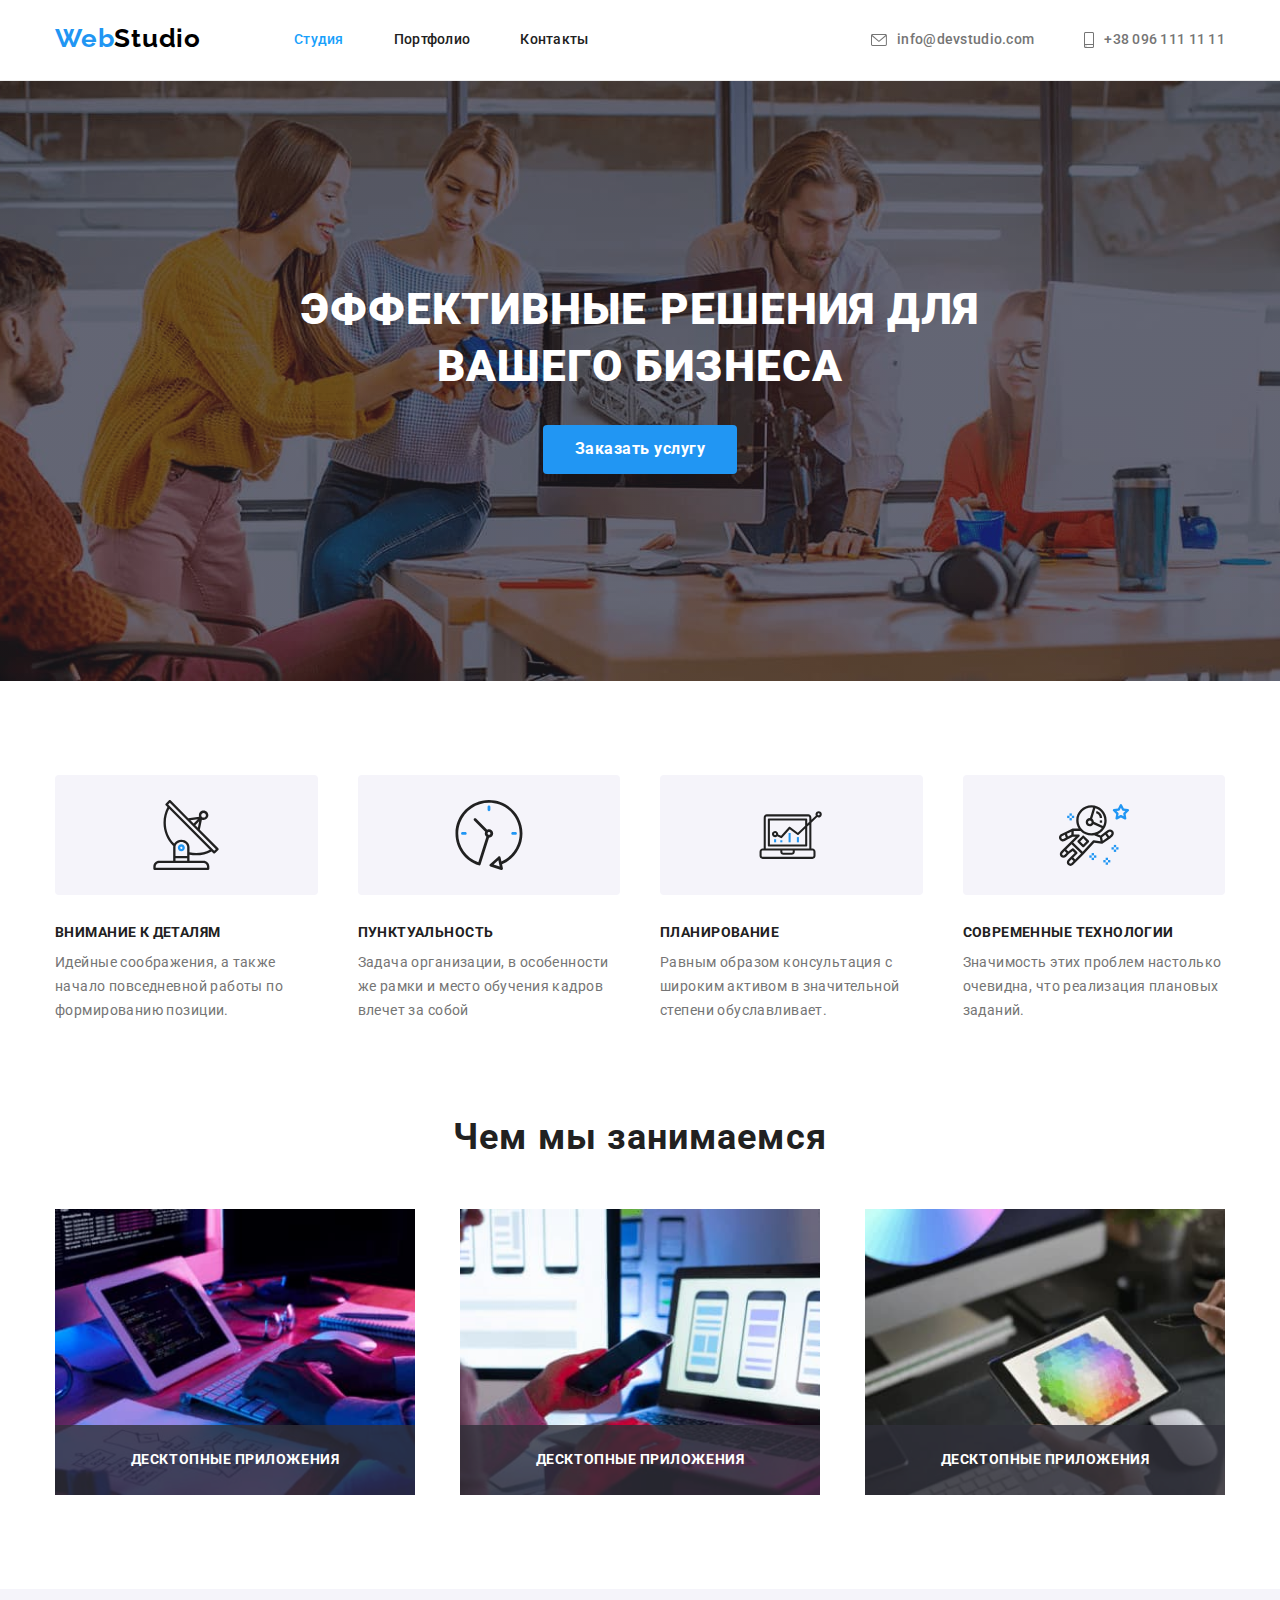
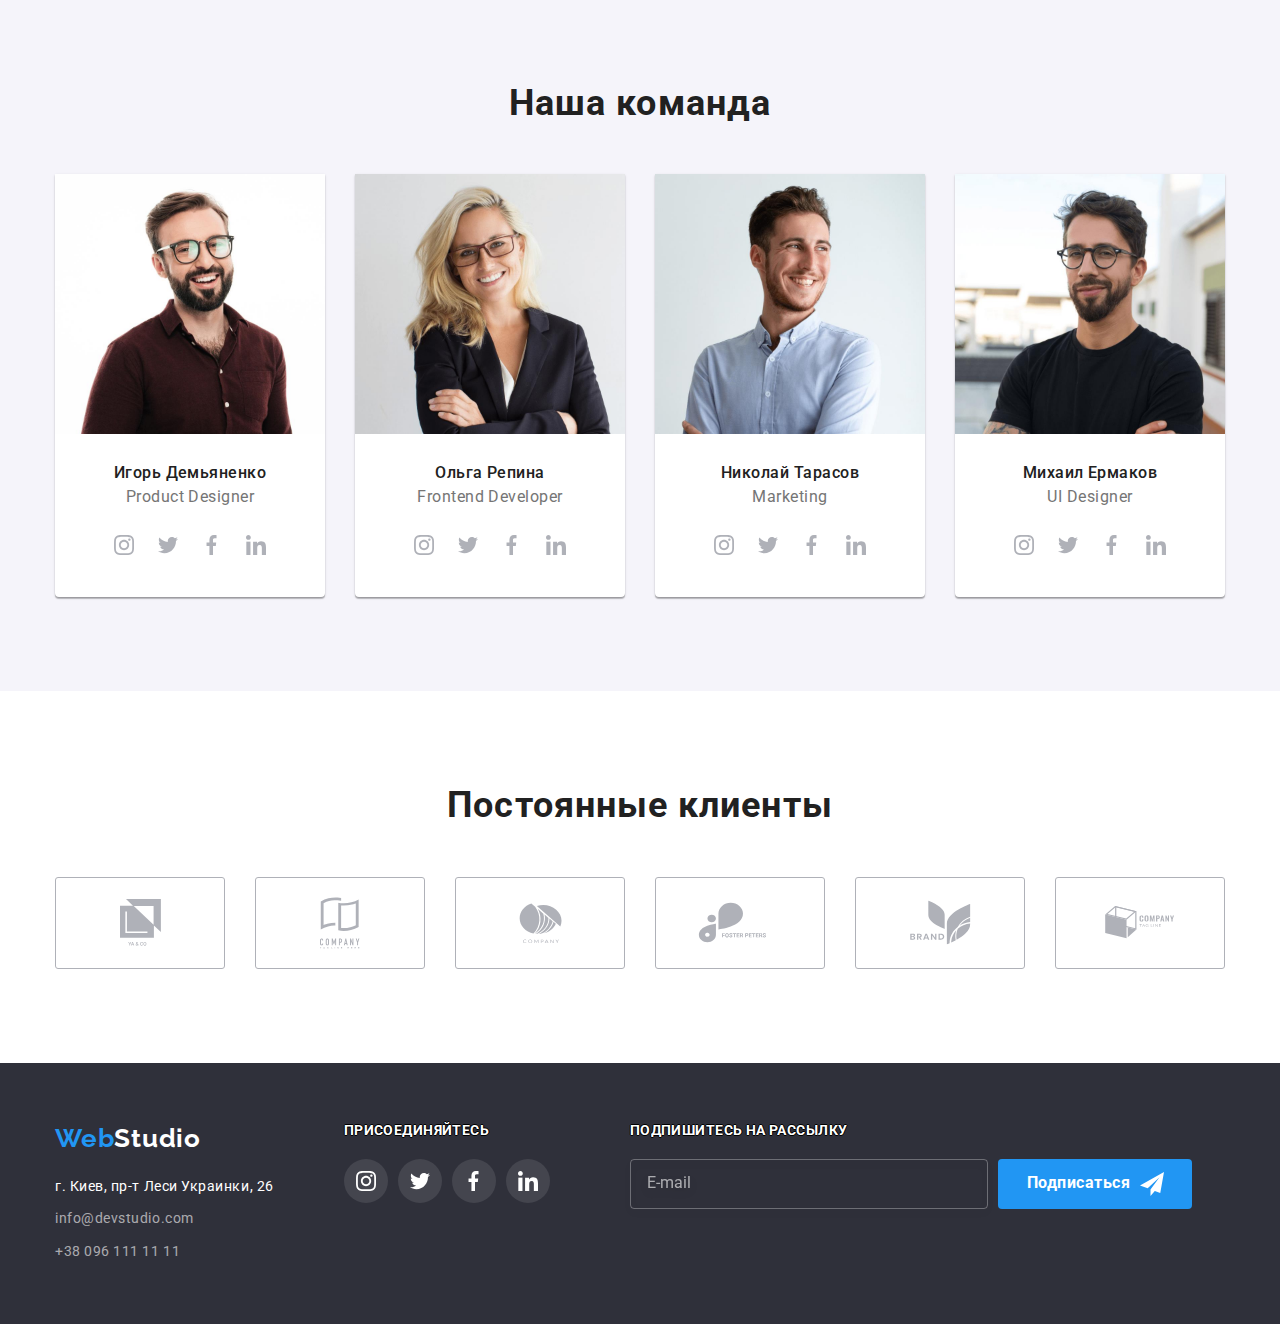
<file: index.html>
<!DOCTYPE html>
<html lang="ru">

<head>
  <meta charset="UTF-8" />
  <meta name="viewport" content="width=device-width, initial-scale=1.0" />
  <link rel="preconnect" href="https://fonts.googleapis.com">
  <link rel="preconnect" href="https://fonts.gstatic.com" crossorigin>
  <link
    href="https://fonts.googleapis.com/css2?family=Raleway:wght@700&family=Roboto:ital,wght@0,400;0,500;0,700;1,900&display=swap"
    rel="stylesheet">
  <link rel="stylesheet" href="https://cdnjs.cloudflare.com/ajax/libs/modern-normalize/1.1.0/modern-normalize.min.css"
    integrity="sha512-wpPYUAdjBVSE4KJnH1VR1HeZfpl1ub8YT/NKx4PuQ5NmX2tKuGu6U/JRp5y+Y8XG2tV+wKQpNHVUX03MfMFn9Q=="
    crossorigin="anonymous" referrerpolicy="no-referrer" />
  <link rel="stylesheet" href="css/style.css">
  <link rel="stylesheet" href="css/main.css">
  <title>Студия</title>
</head>

<body>
  <!-- Шапка сайта -->
  <header class="header">
    <div class="container container_flex">
        <nav class="header__nav">
          <!--Навігація на гол сторінку-->
          <a class="logo" href="index.html">Web<span class="logo-studio">Studio</span>
          </a>
          <!--Навігація на сторінки-->
          <ul class="nav-list">
            <li class="nav-list__item"><a class="nav-list__link nav-list__link_active" href="index.html">Студия</a></li>
            <li class="nav-list__item"><a class="nav-list__link" href="portfolio.html">Портфолио</a></li>
            <li class="nav-list__item"><a class="nav-list__link" href="">Контакты</a></li>
          </ul>
        </nav>
        <!--Контактна інформація-->
        <ul class="header__contacts">
          <li class="header__item">
            <a class="header__link" href="mailto:info@devstudio.com">
              <svg class="header__icon" width="16" height="12">
                <use href="./images/sprites/svg/sprite.svg#icon-mail"></use>
              </svg>
              info@devstudio.com</a>
          </li>
          <li class="header__item">
            <a class="header__link" href="tel:+380961111111">
              <svg class="header__icon" width="10" height="16">
                <use href="./images/sprites/svg/sprite.svg#icon-tel"></use>
              </svg>
              +38 096 111 11 11</a>
          </li>
        </ul>
    </div>
  </header>

  <main class="main">
    <!-- Секція заголовку -->
    <section class="hero">
      <h1 class="hero__title">Эффективные решения для вашего бизнеса</h1>
      <button class="hero__button btn" type="button" data-modal-open>Заказать услугу</button>
    </section>

    <!-- Опис переваг -->
    <section class="feature">
      <div class="container">
        <h2 class="section-title" hidden>Особенности</h2>
          <ul class="feature-list">
            <li class="feature-list__item">
              <div class="feature-list__tumb">
                <svg svg class="icon" width="70" height="70">
                  <use href="./images/sprites/svg/sprite.svg#icon-antenna"></use>
                </svg>
              </div>
              <h3 class="feature-list__title">Внимание к деталям</h3>
              <p class="feature-list__text">
                Идейные соображения, а также начало повседневной работы по формированию позиции.
              </p>
            </li>

            <li class="feature-list__item">
              <div class="feature-list__tumb">
                <svg class="icon" width="70" height="70">
                  <use href="./images/sprites/svg/sprite.svg#icon-clock"></use>
                </svg>
              </div>
              <h3 class="feature-list__title">Пунктуальность</h3>
              <p class="feature-list__text">
                Задача организации, в особенности же рамки и место обучения кадров влечет за собой
              </p>
            </li>

            <li class="feature-list__item">
              <div class="feature-list__tumb">
                <svg class="icon" width="70" height="70"">
                    <use href=" ./images/sprites/svg/sprite.svg#icon-diagram"></use>
                </svg>
              </div>
              <h3 class="feature-list__title">Планирование</h3>
              <p class="feature-list__text">
                Равным образом консультация с широким активом в значительной степени обуславливает.
              </p>
            </li>

            <li class="feature-list__item">
              <div class="feature-list__tumb">
                <svg class="icon" width="70" height="70">
                  <use href="./images/sprites/svg/sprite.svg#icon-astronaut"></use>
                </svg>
              </div>
              <h3 class="feature-list__title">Современные технологии</h3>
              <p class="feature-list__text">
                Значимость этих проблем настолько очевидна, что реализация плановых заданий.
              </p>
            </li>
          </ul>
        </div>
    </section>

    <!-- Опис занять -->
    <section class="narrative">
      <div class="container">
        <h2 class="narrative__head section-title">Чем мы занимаемся</h2>
        <ul class="narrative__list">
          <li class="narrative__list-item">
            <img class="image" src="./images/box/box1.jpg" alt="Робота з кодом" width="370" />
            <span class="description">Десктопные приложения</span>
          </li>
          <li class="narrative__list-item">
            <img class="image" src="./images/box/box2.jpg" alt="Робота з мобільним інтерфейсом" width="370" />
            <span class="description">Десктопные приложения</span>
          </li>
          <li class="narrative__list-item">
            <img class="image" src="./images/box/box3.jpg" alt="Робота з кольорами" width="370" />
            <span class="description">Десктопные приложения</span>
          </li>
        </ul>
      </div>
    </section>

    <!-- Опис команди -->
    <section class="team">
      <div class="team-section container">
        <h2 class="team__head section-title">Наша команда</h2>
          <ul class="team__list">

            <li class="team-item">
              <img class="team-item__image image" src="./images/team/img1.jpg" alt="Изображение Игоря Демьяненко"
                width="270" />
              <h3 class="team-item__text team-item__text_title-box">Игорь Демьяненко</h3>
              <p class="team-item__text team-item__text_subtitle-box">Product Designer</p>

              <ul class="social">
                <li class="social__item">
                  <a class="social__link" href="https://www.instagram.com/">
                    <svg class="social__icon icon" width="20" height="20">
                      <use href="./images/sprites/svg/sprite.svg#icon-inst"></use>
                    </svg>
                  </a>
                </li>
                <li class="social__item">
                  <a class="social__link" href="https://twitter.com/">
                    <svg class="social__icon icon" width="20" height="20">
                      <use href="./images/sprites/svg/sprite.svg#icon-tw"></use>
                    </svg>
                  </a>
                </li>
                <li class="social__item">
                  <a class="social__link" href="https://www.facebook.com/">
                    <svg class="social__icon icon" width="20" height="20">
                      <use href="./images/sprites/svg/sprite.svg#icon-facebook"></use>
                    </svg>
                  </a>
                </li>
                <li class="social__item">
                  <a class="social__link" href="https://www.linkedin.com/">
                    <svg class="social__icon icon" width="20" height="20">
                      <use href="./images/sprites/svg/sprite.svg#icon-ln"></use>
                    </svg>
                  </a>
                </li>
              </ul>
            </li>

            <li class="team-item">
              <img class="team-item__image image" src="./images/team/img2.jpg" alt="Изображение Ольги Репиной" width="270" />
              <h3 class="team-item__text team-item__text_title-box">Ольга Репина</h3>
              <p class="team-item__text team-item__text_subtitle-box">Frontend Developer</p>
              
              <ul class="social">
                <li class="social__item">
                  <a class="social__link" href="https://www.instagram.com/">
                    <svg class="social__icon icon" width="20" height="20">
                      <use href="./images/sprites/svg/sprite.svg#icon-inst"></use>
                    </svg>
                  </a>
                </li>
                <li class="social__item">
                  <a class="social__link" href="https://twitter.com/">
                    <svg class="social__icon icon" width="20" height="20">
                      <use href="./images/sprites/svg/sprite.svg#icon-tw"></use>
                    </svg>
                  </a>
                </li>
                <li class="social__item">
                  <a class="social__link" href="https://www.facebook.com/">
                    <svg class="social__icon icon" width="20" height="20">
                      <use href="./images/sprites/svg/sprite.svg#icon-facebook"></use>
                    </svg>
                  </a>
                </li>
                <li class="social__item">
                  <a class="social__link" href="https://www.linkedin.com/">
                    <svg class="social__icon icon" width="20" height="20">
                      <use href="./images/sprites/svg/sprite.svg#icon-ln"></use>
                    </svg>
                  </a>
                </li>
              </ul>
            </li>

            <li class="team-item">
              <img class="team-item__image image" src="./images/team/img3.jpg" alt="Изображение Николая Тарасова"
                width="270" />
              <h3 class="team-item__text team-item__text_title-box">Николай Тарасов</h3>
              <p class="team-item__text team-item__text_subtitle-box">Marketing</p>
              
              <ul class="social">
                <li class="social__item">
                  <a class="social__link" href="https://www.instagram.com/">
                    <svg class="social__icon icon" width="20" height="20">
                      <use href="./images/sprites/svg/sprite.svg#icon-inst"></use>
                    </svg>
                  </a>
                </li>
                <li class="social__item">
                  <a class="social__link" href="https://twitter.com/">
                    <svg class="social__icon icon" width="20" height="20">
                      <use href="./images/sprites/svg/sprite.svg#icon-tw"></use>
                    </svg>
                  </a>
                </li>
                <li class="social__item">
                  <a class="social__link" href="https://www.facebook.com/">
                    <svg class="social__icon icon" width="20" height="20">
                      <use href="./images/sprites/svg/sprite.svg#icon-facebook"></use>
                    </svg>
                  </a>
                </li>
                <li class="social__item">
                  <a class="social__link" href="https://www.linkedin.com/">
                    <svg class="social__icon icon" width="20" height="20">
                      <use href="./images/sprites/svg/sprite.svg#icon-ln"></use>
                    </svg>
                  </a>
                </li>
              </ul>
            </li>

            <li class="team-item">
              <img class="team-item__image image" src="./images/team/img4.jpg" alt="Изображение Михаила Ермакова"
                width="270" />
              <h3 class="team-item__text team-item__text_title-box">Михаил Ермаков</h3>
              <p class="team-item__text team-item__text_subtitle-box">UI Designer</p>

              <ul class="social">
                <li class="social__item social__item_primary">
                  <a class="social__link" href="https://www.instagram.com/">
                    <svg class="social__icon icon" width="20" height="20">
                      <use href="./images/sprites/svg/sprite.svg#icon-inst"></use>
                    </svg>
                  </a>
                </li>
                <li class="social__item">
                  <a class="social__link" href="https://twitter.com/">
                    <svg class="social__icon icon" width="20" height="20">
                      <use href="./images/sprites/svg/sprite.svg#icon-tw"></use>
                    </svg>
                  </a>
                </li>
                <li class="social__item">
                  <a class="social__link" href="https://www.facebook.com/">
                    <svg class="social__icon icon" width="20" height="20">
                      <use href="./images/sprites/svg/sprite.svg#icon-facebook"></use>
                    </svg>
                  </a>
                </li>
                <li class="social__item">
                  <a class="social__link" href="https://www.linkedin.com/">
                    <svg class="social__icon icon" width="20" height="20">
                      <use href="./images/sprites/svg/sprite.svg#icon-ln"></use>
                    </svg>
                  </a>
                </li>
              </ul>
            </li>
          </ul>
      </div>

    </section>
    <section class="client">
      <h2 class="client__head section-title">Постоянные клиенты</h2>
      <div class="container">
        <ul class="client-list">
          <li class="client-list__item">
            <svg class="client-list__icon" width="41" height="47">
              <use href="./images/sprites/svg/sprite.svg#icon-union" />
            </svg>
          </li>
          <li class="client-list__item">
            <svg class="client-list__icon" width="40" height="52">
              <use href="./images/sprites/svg/sprite.svg#icon-company-tag" />
            </svg>
          </li>
          <li class="client-list__item">
            <svg class="client-list__icon" width="43" height="42">
              <use href="./images/sprites/svg/sprite.svg#icon-company" />
            </svg>
          </li>
          <li class="client-list__item">
            <svg class="client-list__icon" width="85" height="41">
              <use href="./images/sprites/svg/sprite.svg#icon-foster" />
            </svg>
          </li>
          <li class="client-list__item">
            <svg class="client-list__icon" width="63" height="45">
              <use href="./images/sprites/svg/sprite.svg#icon-brand" />
            </svg>
          </li>
          <li class="client-list__item">
            <svg class="client-list__icon" width="94" height="44">
              <use href="./images/sprites/svg/sprite.svg#icon-tagline" />
            </svg>
          </li>
        </ul>
      </div>
    </section>
  </main>

  <!-- Футер -->
  <footer class="footer">
    <div class="container i">
      <ul class="footer-menu">
        <li><a class="logo" href="index.html">Web<span class="studio-logo_inversion">Studio</span></a></li>
        <li class="footer-menu__item"><address class="footer-menu__address">г. Киев, пр-т Леси Украинки, 26</address></li>
        <li class="footer-menu__item"><a class="footer-menu__link" href="mailto:info@devstudio.com">info@devstudio.com</a></li>
        <li class="footer-menu__item"><a class="footer-menu__link" href="tel:+380961111111">+38 096 111 11 11</a></li>
      </ul>

      <div class="footer-social">
        <span class="footer-social__title">Присоединяйтесь</span>

        <ul class="social">
          <li class="social__item social__item_inverse">
            <a class="social__link" href="https://www.instagram.com/">
              <svg class="social__icon social__icon_accent icon" width="20" height="20">
                <use href="./images/sprites/svg/sprite.svg#icon-inst"></use>
              </svg>
            </a>
          </li>
          <li class="social__item social__item_inverse">
            <a class="social__link" href="https://twitter.com/">
              <svg class="social__icon social__icon_accent icon" width="20" height="20">
                <use href="./images/sprites/svg/sprite.svg#icon-tw"></use>
              </svg>
            </a>
          </li>
          <li class="social__item social__item_inverse">
            <a class="social__link" href="https://www.facebook.com/">
              <svg class="social__icon social__icon_accent icon" width="20" height="20">
                <use href="./images/sprites/svg/sprite.svg#icon-facebook"></use>
              </svg>
            </a>
          </li>
          <li class="social__item social__item_inverse">
            <a class="social__link" href="https://www.linkedin.com/">
              <svg class="social__icon social__icon_accent icon" width="20" height="20">
                <use href="./images/sprites/svg/sprite.svg#icon-ln"></use>
              </svg>
            </a>
          </li>
        </ul>
      </li>
    </ul>
      </div>

      <div class="footer-social">
        <span class="footer-social__title">Подпишитесь на рассылку</span>
        <form class="footer-form" name="footer-form">
            <label class="footer-form__field"><input type="text" class="footer-form__letter-input" placeholder="E-mail" /></label>
            <button class="footer__button btn btn_send-icon" type="submit">Подписаться</button>
        </form>
      </div>
    </div>
  </footer>
  <!--backdrop-->
  <div class="backdrop is-hidden" data-modal>
    <div class="modal">
      <button class="modal__close" type="button" data-modal-close><span class="modal__icon">&#10005;</span></button>   
    
      <form class="form" action="" method="GET">
        <p class="form__title">Оставьте свои данные, мы вам перезвоним</p>
        
          <div class="form-field">
            <label class="form-field__input-text" for="name-input">Имя</label>
            <div class="wrapper">
              <input class="wrapper__input" type="text" name="user-name" id="name-input">
              <svg class="wrapper__icon" width="12" height="12">
                <use href="./images/sprites/svg/sprite.svg#icon-namemodal"></use>
              </svg>
            </div>
          </div>

          <div class="form-field">
            <label class="form-field__input-text" for="tel-input">Телефон</label>
            <div class="wrapper">
              <input class="wrapper__input" type="tel" id="tel-input" name="user-name" >
              <svg class="wrapper__icon" width="12" height="12">
                <use href="./images/sprites/svg/sprite.svg#icon-malmodal"></use>
              </svg>
            </div>
          </div>

          <div class="form-field">
            <label class="form-field__input-text" for="email-input">Почта</label>
            <div class="wrapper">
              <input class="wrapper__input" type="email" id="email-input" name="user-name">
              <svg class="wrapper__icon" width="12" height="12">
                <use href="./images/sprites/svg/sprite.svg#icon-telmodal"></use>
              </svg>
            </div>
          </div>

        <div class="form-field">
            <label for="comment" class="form-field__input-text">Комментарий</label>
            <div class="wrapper">
              <textarea class="wrapper__text" name="user-comment" id="comment" placeholder="Введите текст"></textarea>
            </div>
        </div>

        
        <div class="input-check">
          <input type="checkbox" class="input-check__box hidden" id="input-check">
          <label for="input-check" class="input-check__text">
            <div>
              <svg class="input-check__icon" width="11" height="8">
                <use href="./images/sprites/svg/sprite.svg#icon-Vector3"></use>
              </svg>
            </div> 
            <span class="policy">
              <p class="policy__text">Соглашаюсь с рассилкой и принимаю</p> 
              <span class="policy__icon">&nbsp;</span>
              <a class="policy__link" href="#">Условия договора</a>
            </span>
          </label>
        </div>
      <button class="form-button btn" type="submit">Отправить</button>
        
    </form> 
    
  </div>
  <!--js-->
  <script src="./js/modal.js"></script>
</body>

</html>
</file>
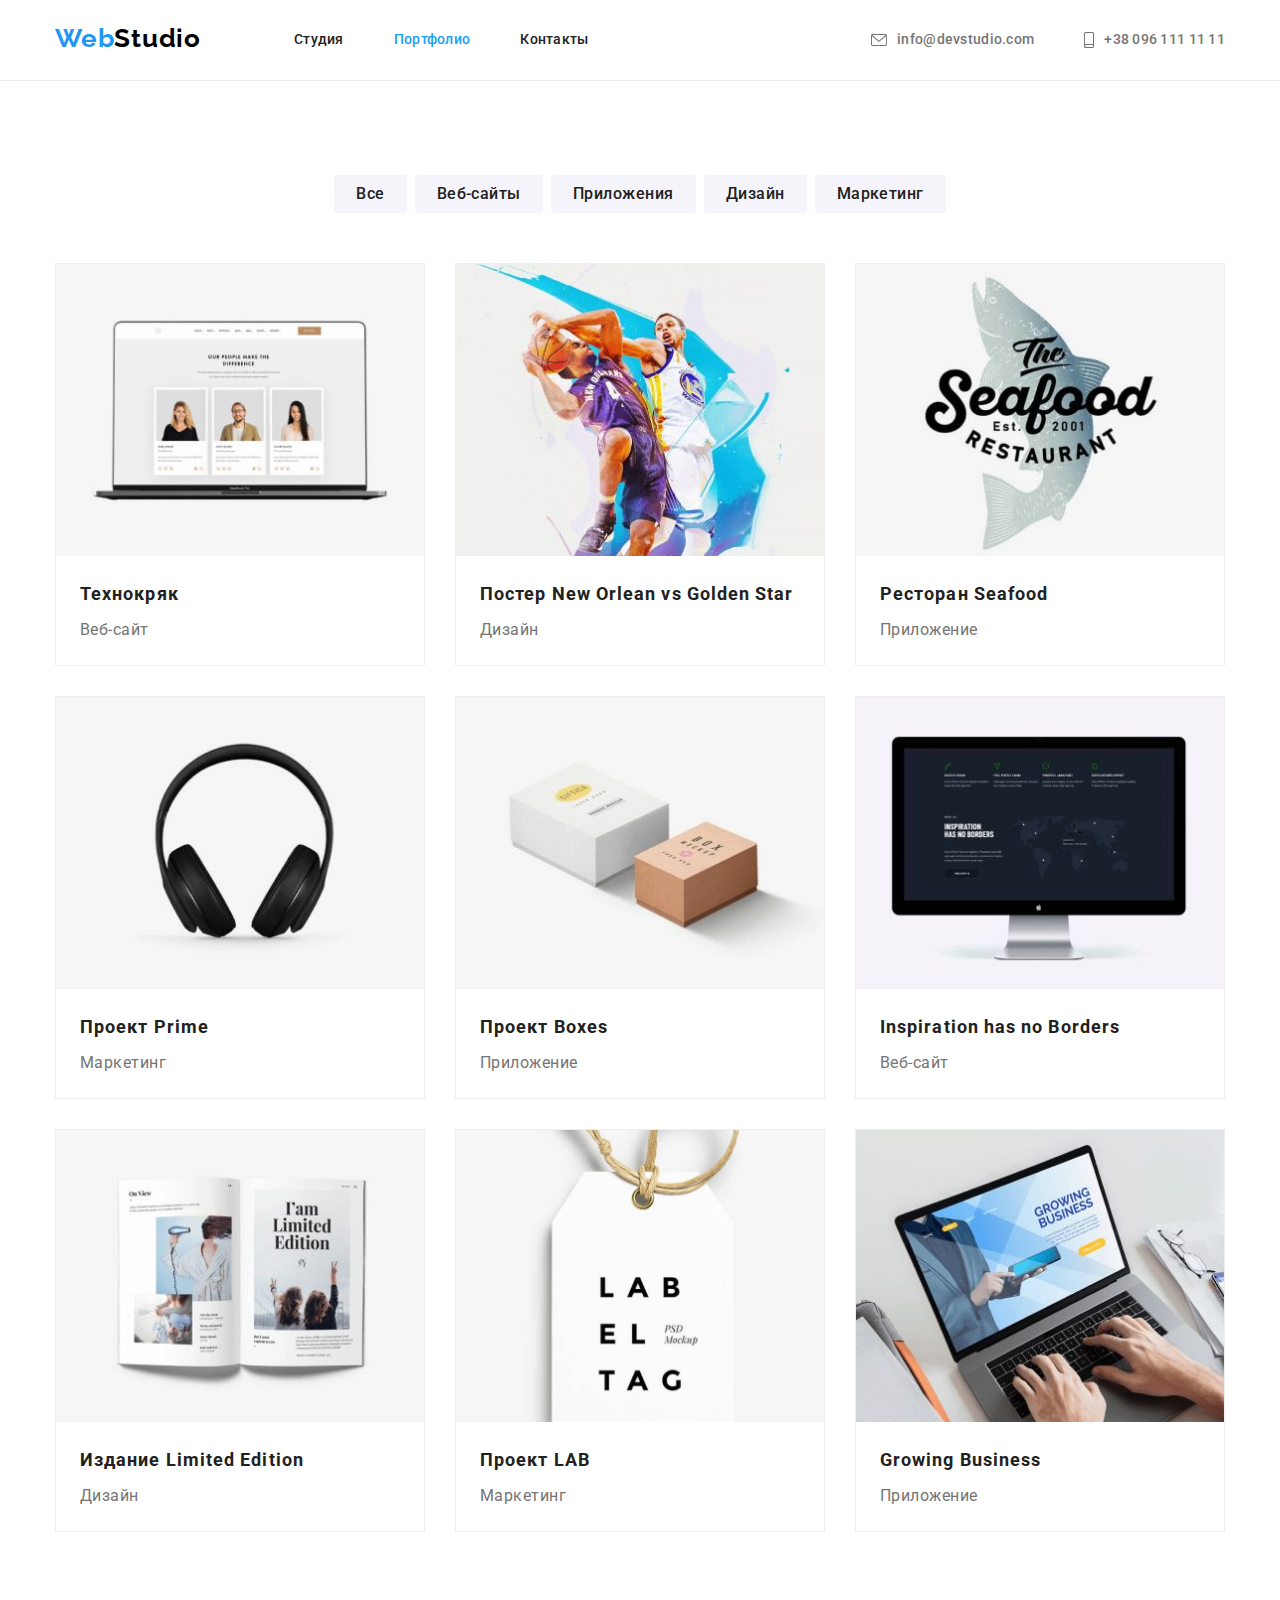
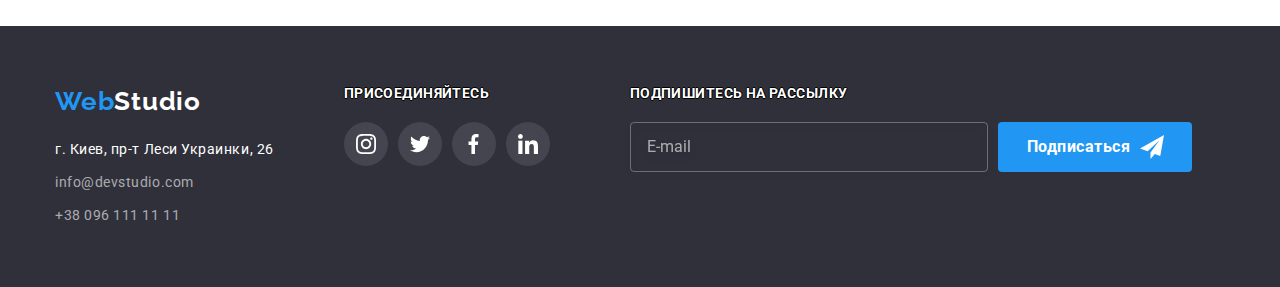
<file: portfolio.html>
<!DOCTYPE html>
<html lang="ru">

<head>
  <meta charset="UTF-8" />
  <meta name="viewport" content="width=device-width, initial-scale=1.0" />
  <link rel="preconnect" href="https://fonts.googleapis.com">
  <link rel="preconnect" href="https://fonts.gstatic.com" crossorigin>
  <link
    href="https://fonts.googleapis.com/css2?family=Raleway:wght@700&family=Roboto:ital,wght@0,400;0,500;0,700;1,900&display=swap"
    rel="stylesheet">
  <link rel="stylesheet" href="https://cdnjs.cloudflare.com/ajax/libs/modern-normalize/1.1.0/modern-normalize.min.css"
    integrity="sha512-wpPYUAdjBVSE4KJnH1VR1HeZfpl1ub8YT/NKx4PuQ5NmX2tKuGu6U/JRp5y+Y8XG2tV+wKQpNHVUX03MfMFn9Q=="
    crossorigin="anonymous" referrerpolicy="no-referrer" />
  <link rel="stylesheet" href="css/style.css">
  <link rel="stylesheet" href="css/main.css">
  <title>Портфолио</title>
</head>

<body>
  <!-- Шапка сайта -->
  <header class="header">
    <div class="container container_flex">
        <nav class="header__nav">
          <!--Навігація на гол сторінку-->
          <a class="logo" href="index.html">Web<span class="logo-studio">Studio</span>
          </a>
          <!--Навігація на сторінки-->
          <ul class="nav-list">
            <li class="nav-list__item"><a class="nav-list__link" href="index.html">Студия</a></li>
            <li class="nav-list__item"><a class="nav-list__link nav-list__link_active" href="portfolio.html">Портфолио</a></li>
            <li class="nav-list__item"><a class="nav-list__link" href="">Контакты</a></li>
          </ul>
        </nav>
        <!--Контактна інформація-->
        <ul class="header__contacts">
          <li class="header__item">
            <a class="header__link" href="mailto:info@devstudio.com">
              <svg class="header__icon" width="16" height="12">
                <use href="./images/sprites/svg/sprite.svg#icon-mail"></use>
              </svg>
              info@devstudio.com</a>
          </li>
          <li class="header__item">
            <a class="header__link" href="tel:+380961111111">
              <svg class="header__icon" width="10" height="16">
                <use href="./images/sprites/svg/sprite.svg#icon-tel"></use>
              </svg>
              +38 096 111 11 11</a>
          </li>
        </ul>
    </div>
  </header>

  <!--фільтр-->
  <section class="portfolio">
    <div class="container">
      <ul class="filter-list">
        <li class=filter-list__item"><button class="filter-list__button btn btn_filter " type="button">Все</button></li>
        <li class="filter-list__item"><button class="filter-list__button btn btn_filter " type="button">Веб-сайты</button></li>
        <li class="filter-list__item"><button class="filter-list__button btn btn_filter " type="button">Приложения</button></li>
        <li class="filter-list__item"><button class="filter-list__button btn btn_filter" type="button">Дизайн</button></li>
        <li class="filter-list__item"><button class="filter-list__button btn btn_filter" type="button">Маркетинг</button></li>
      </ul>

      <ul class="projects-list">
        <li class="projects-list__item">
            <a class="projects-description-tumb" href="#">
              <div class="projects-list__description">  
                <p>Технокряк это современная площадка распространения коронавируса. Компании используют эту платформу для цифрового шпионажа и атак на защищённые сервера конкурентов.</p>
              </div>  
              <img class="projects-list__image  image" src="./images/project/img1.jpg" alt="Изображение Игоря Демьяненко" width="370" />
            </a>
            <div>
              <h3 class="projects-list__title">Технокряк</h3>
              <p class="projects-list__text">Веб-сайт</p>
            </div>
        </li>

        <li class="projects-list__item">
          <a class="projects-description-tumb" href="#">
            <div class="projects-list__description">  
              <p>Технокряк это современная площадка распространения коронавируса. Компании используют эту платформу для цифрового шпионажа и атак на защищённые сервера конкурентов.</p>
            </div>  
            <img class="projects-list__image image" src="./images/project/img2.jpg" alt="Изображение Ольги Репиной" width="370" />
          </a>
          <div>
            <h3 class="projects-list__title">Постер New Orlean vs Golden Star</h3>
            <p class="projects-list__text">Дизайн</p>
          </div>
        </li>

        <li class="projects-list__item">
          <a class="projects-description-tumb" href="#">
            <div class="projects-list__description">  
              <p>Технокряк это современная площадка распространения коронавируса. Компании используют эту платформу для цифрового шпионажа и атак на защищённые сервера конкурентов.</p>
            </div>  
            <img class="projects-list__image image" src="./images/project/img3.jpg" alt="Изображение Николая Тарасова" width="370" />
          </a>
          <div>
            <h3 class="projects-list__title">Ресторан Seafood</h3>
            <p class="projects-list__text">Приложение</p>
          </div>
        </li>
        <li class="projects-list__item">
          <a class="projects-description-tumb" href="#">
            <div class="projects-list__description">  
              <p>Технокряк это современная площадка распространения коронавируса. Компании используют эту платформу для цифрового шпионажа и атак на защищённые сервера конкурентов.</p>
            </div>  
            <img class="projects-list__image image" src="./images/project/img4.jpg" alt="Изображение Михаила Ермакова" width="370" />
          </a>
          <div>
            <h3 class="projects-list__title">Проект Prime</h3>
            <p class="projects-list__text">Маркетинг</p>
          </div>
        </li>
        <li class="projects-list__item">
          <a class="projects-description-tumb" href="#">
            <div class="projects-list__description">  
              <p>Технокряк это современная площадка распространения коронавируса. Компании используют эту платформу для цифрового шпионажа и атак на защищённые сервера конкурентов.</p>
            </div>  
            <img class="projects-list__image image" src="./images/project/img5.jpg" alt="Изображение Михаила Ермакова" width="370" />
          </a>
          <div>
            <h3 class="projects-list__title">Проект Boxes</h3>
            <p class="projects-list__text">Приложение</p>
          </div>
        </li>
        <li class="projects-list__item">
          <a class="projects-description-tumb" href="#">
            <div class="projects-list__description">  
              <p>Технокряк это современная площадка распространения коронавируса. Компании используют эту платформу для цифрового шпионажа и атак на защищённые сервера конкурентов.</p>
            </div>  
            <img class="projects-list__image image" src="./images/project/img6.jpg" alt="Изображение Михаила Ермакова" width="370" />
          </a>
          <div>
            <h3 class="projects-list__title">Inspiration has no Borders</h3>
            <p class="projects-list__text">Веб-сайт</p>
          </div>
        </li>
        <li class="projects-list__item">
          <a class="projects-description-tumb" href="#">
            <div class="projects-list__description">  
              <p>Технокряк это современная площадка распространения коронавируса. Компании используют эту платформу для цифрового шпионажа и атак на защищённые сервера конкурентов.</p>
            </div> 
            <img class="projects-list__image image" src="./images/project/img7.jpg" alt="Изображение Михаила Ермакова" width="370" />
          </a>
          <div>
            <h3 class="projects-list__title">Издание Limited Edition</h3>
            <p class="projects-list__text">Дизайн</p>
          </div>
        </li>
        <li class="projects-list__item">
          <a class="projects-description-tumb" href="#">
            <div class="projects-list__description">  
              <p>Технокряк это современная площадка распространения коронавируса. Компании используют эту платформу для цифрового шпионажа и атак на защищённые сервера конкурентов.</p>
            </div>  
            <img class="projects-list__image image" src="./images/project/img8.jpg" alt="Изображение Михаила Ермакова" width="370" />
          </a>
          <div>
            <h3 class="projects-list__title">Проект LAB</h3>
            <p class="projects-list__text">Маркетинг</p>
          </div>
        </li>
        <li class="projects-list__item">
          <a class="projects-description-tumb" href="#">
            <div class="projects-list__description">  
              <p>Технокряк это современная площадка распространения коронавируса. Компании используют эту платформу для цифрового шпионажа и атак на защищённые сервера конкурентов.</p>
            </div>  
            <img class="projects-list__image image" src="./images/project/img9.jpg" alt="Изображение Михаила Ермакова" width="370" />
          </a>
          <div>
            <h3 class="projects-list__title">Growing Business</h3>
            <p class="projects-list__text">Приложение</p>
          </div>
        </li>
      </ul>
    </div>
  </section>
  </main>

  <!-- Футер -->
  <footer class="footer">
    <div class="container i">
      <ul class="footer-menu">
        <li><a class="logo" href="index.html">Web<span class="studio-logo_inversion">Studio</span></a></li>
        <li class="footer-menu__item"><address class="footer-menu__address">г. Киев, пр-т Леси Украинки, 26</address></li>
        <li class="footer-menu__item"><a class="footer-menu__link" href="mailto:info@devstudio.com">info@devstudio.com</a></li>
        <li class="footer-menu__item"><a class="footer-menu__link" href="tel:+380961111111">+38 096 111 11 11</a></li>
      </ul>

      <div class="footer-social">
        <span class="footer-social__title">Присоединяйтесь</span>

        <ul class="social">
          <li class="social__item social__item_inverse">
            <a class="social__link" href="https://www.instagram.com/">
              <svg class="social__icon social__icon_accent icon" width="20" height="20">
                <use href="./images/sprites/svg/sprite.svg#icon-inst"></use>
              </svg>
            </a>
          </li>
          <li class="social__item social__item_inverse">
            <a class="social__link" href="https://twitter.com/">
              <svg class="social__icon social__icon_accent icon" width="20" height="20">
                <use href="./images/sprites/svg/sprite.svg#icon-tw"></use>
              </svg>
            </a>
          </li>
          <li class="social__item social__item_inverse">
            <a class="social__link" href="https://www.facebook.com/">
              <svg class="social__icon social__icon_accent icon" width="20" height="20">
                <use href="./images/sprites/svg/sprite.svg#icon-facebook"></use>
              </svg>
            </a>
          </li>
          <li class="social__item social__item_inverse">
            <a class="social__link" href="https://www.linkedin.com/">
              <svg class="social__icon social__icon_accent icon" width="20" height="20">
                <use href="./images/sprites/svg/sprite.svg#icon-ln"></use>
              </svg>
            </a>
          </li>
        </ul>
      </li>
    </ul>
      </div>

      <div class="footer-social">
        <span class="footer-social__title">Подпишитесь на рассылку</span>
        <form class="footer-form" name="footer-form">
            <label class="footer-form__field"><input type="text" class="footer-form__letter-input" placeholder="E-mail" /></label>
            <button class="footer__button btn btn_send-icon" type="submit">Подписаться</button>
          </form>
      </div>
    </div>
  </footer>
</body>

</html>
</file>
<file: css/style.css>
/*Global*/

/*Плагіни*/

/*Флекс контейнер*/

/*Заголовок*/
/*лого*/


/*кнопка*/

/*Іконка*/
/*image*/

/*hidden*/


/*Хедер*/


/*FOOTER*/



/*------------------------Studio_____________STUDIO_____________Studio*

/*Section-HEAD*/

/*Section-Feature*/


/*Section-narrative*/




/*Section-team*/

/**/

/*Client-section*/

/*--------------------Portfolio__________PORTFOLIO__________Portfolio*

/*Section-Filter*/

/*Section-Projects*/

/*--------------------Modal__________ModalWindow__________Model*/



/*Form*/
</file>
<file: css/main.css>
* {
  padding: 0;
  margin: 0;
  border: 0;
}

*,
*:before,
*:after {
  -webkit-box-sizing: border-box;
  box-sizing: border-box;
}

:focus,
:active {
  outline: none;
}

a:focus,
a:active {
  outline: none;
}

nav,
footer,
header,
aside {
  display: block;
}

html,
body {
  height: 100%;
  width: 100%;
  font-size: 100%;
  line-height: 1;
  font-size: 14px;
  -ms-text-size-adjust: 100%;
  -moz-text-size-adjust: 100%;
  -webkit-text-size-adjust: 100%;
}

input,
button,
textarea {
  font-family: inherit;
}

input::-ms-clear {
  display: none;
}

button {
  text-decoration: none;
}

button {
  cursor: pointer;
}

button::-moz-focus-inner {
  padding: 0;
  border: 0;
}

a, a:visited {
  text-decoration: none;
}

a:hover {
  text-decoration: none;
}

ul,
li {
  list-style: none;
}

img {
  vertical-align: top;
}

h1,
h2,
h3,
h4,
h5,
h6 {
  font-size: inherit;
  font-weight: inherit;
}

body {
  background-color: var(--primary-background-color);
  color: var(--title-text-color);
  font-family: var(--basic-side-found), sans-serif;
  letter-spacing: 0.03em;
  font-size: 18px;
  line-height: 1.67;
}

.logo {
  font-family: var(--logo-found);
  font-weight: 700;
  font-size: 26px;
  line-height: 1.19;
  letter-spacing: 0.03em;
  cursor: pointer;
  padding-top: 23px;
  padding-bottom: 25px;
  color: var(--logo-color);
}

.logo-studio {
  color: var(--header-logo-color);
}

.studio-logo_inversion {
  color: white;
}

.container {
  width: 1200px;
  margin-left: auto;
  margin-right: auto;
  padding-left: 15px;
  padding-right: 15px;
}

.container_flex {
  display: -webkit-box;
  display: -ms-flexbox;
  display: flex;
  -webkit-box-align: center;
      -ms-flex-align: center;
          align-items: center;
  -webkit-box-pack: justify;
      -ms-flex-pack: justify;
          justify-content: space-between;
}

.section-title {
  text-align: center;
  font-weight: 700;
  font-size: 36px;
  line-height: 1.16;
  letter-spacing: 0.03em;
}

.description {
  cursor: pointer;
  /*position*/
  padding: 27px 0;
  position: absolute;
  bottom: 0;
  left: 0;
  /*text position*/
  text-align: center;
  width: 100%;
  /*text*/
  font-weight: 700;
  font-size: 14px;
  line-height: 1.14;
  text-transform: uppercase;
  color: var(--white-color);
  background-color: rgba(47, 48, 58, 0.8);
}

.backdrop {
  position: fixed;
  top: 0;
  left: 0;
  width: 100%;
  height: 100%;
  background-color: rgba(0, 0, 0, 0.2);
  opacity: 1;
}

.backdrop.is-hidden {
  opacity: 0;
  pointer-events: none;
  -webkit-transition: opacity 250ms var(--timing-function);
  transition: opacity 250ms var(--timing-function);
}

.modal {
  position: absolute;
  top: 50%;
  left: 50%;
  min-width: 528px;
  min-height: 581px;
  padding: 40px;
  background-color: #fff;
  border-radius: 4px;
  -webkit-transform: translate(-50%, -50%) scale(1);
          transform: translate(-50%, -50%) scale(1);
  -webkit-transition: -webkit-transform 550ms var(--timing-function);
  transition: -webkit-transform 550ms var(--timing-function);
  transition: transform 550ms var(--timing-function);
  transition: transform 550ms var(--timing-function), -webkit-transform 550ms var(--timing-function);
}

.modal__close {
  cursor: pointer;
  position: absolute;
  top: 8px;
  right: 8px;
  width: 30px;
  height: 30px;
  border-radius: 50%;
  background-color: #fff;
  border: 1px solid rgba(0, 0, 0, 0.1);
}

.modal__close:hover {
  color: var(--button-background-color);
  -webkit-box-shadow: 0 0 3px rgba(0, 0, 0, 0.3);
          box-shadow: 0 0 3px rgba(0, 0, 0, 0.3);
  border-color: var(--hover-color);
}

.modal__icon {
  width: 11px;
  height: 11px;
}

.backdrop.is-hidden .modal {
  -webkit-transform: translate(0%, -100%) scale(0.2);
          transform: translate(0%, -100%) scale(0.2);
  -webkit-transition: -webkit-transform 550ms var(--timing-function);
  transition: -webkit-transform 550ms var(--timing-function);
  transition: transform 550ms var(--timing-function);
  transition: transform 550ms var(--timing-function), -webkit-transform 550ms var(--timing-function);
}

.form {
  display: inline-block;
}

.form__title {
  font-weight: 700;
  font-size: 20px;
  line-height: 1.15px;
  text-align: center;
  color: var(--title-text-color);
  margin: 26px 15px;
}

.form-field {
  margin-bottom: 10px;
}

.form-field__input-text {
  font-size: 12px;
  margin-bottom: 4px;
  display: block;
}

.wrapper {
  position: relative;
}

.wrapper__input {
  width: 100%;
  height: 40px;
  padding: 14px 14px 14px 42px;
  border-radius: 4px;
  border: 1px solid var(--social-svg-color);
  padding-left: 40px;
  outline: none;
}

.wrapper__icon {
  position: absolute;
  left: 10px;
  top: 50%;
  -webkit-transform: translateY(-50%);
          transform: translateY(-50%);
}

.wrapper__text {
  width: 100%;
  height: 120px;
  border-radius: 4px;
  border: 1px solid var(--social-svg-color);
  padding: 15px;
  resize: none;
}

.wrapper__input:focus, .wrapper__text:focus {
  border-color: var(--hover-color);
}

.wrapper__input:focus + .wrapper__icon {
  fill: var(--hover-color);
}

.wrapper__input::-webkit-input-placeholder, .wrapper__text::-webkit-input-placeholder {
  font-size: 14px;
  color: rgba(117, 117, 117, 0.5);
  line-height: 16px;
  letter-spacing: 0.01em;
}

.wrapper__input:-ms-input-placeholder, .wrapper__text:-ms-input-placeholder {
  font-size: 14px;
  color: rgba(117, 117, 117, 0.5);
  line-height: 16px;
  letter-spacing: 0.01em;
}

.wrapper__input::-ms-input-placeholder, .wrapper__text::-ms-input-placeholder {
  font-size: 14px;
  color: rgba(117, 117, 117, 0.5);
  line-height: 16px;
  letter-spacing: 0.01em;
}

.wrapper__input::placeholder, .wrapper__text::placeholder {
  font-size: 14px;
  color: rgba(117, 117, 117, 0.5);
  line-height: 16px;
  letter-spacing: 0.01em;
}

.input-check__text {
  cursor: pointer;
  display: -webkit-box;
  display: -ms-flexbox;
  display: flex;
  -webkit-box-align: center;
      -ms-flex-align: center;
          align-items: center;
}

.input-check__text div {
  display: -webkit-box;
  display: -ms-flexbox;
  display: flex;
  -webkit-box-align: center;
      -ms-flex-align: center;
          align-items: center;
  -webkit-box-pack: center;
      -ms-flex-pack: center;
          justify-content: center;
  margin: 0 auto;
  width: 16px;
  height: 16px;
  border: 2px solid #090b13;
  border-radius: 2px;
  margin-right: 7px;
}

.input-check__box:checked + .input-check__text div {
  background-color: #18a0fb;
  border: none;
}

.input-check__icon {
  fill: #ffffff;
}

.policy {
  display: -webkit-inline-box;
  display: -ms-inline-flexbox;
  display: inline-flex;
  -webkit-box-align: center;
      -ms-flex-align: center;
          align-items: center;
  -webkit-box-pack: justify;
      -ms-flex-pack: justify;
          justify-content: space-between;
  margin-right: auto;
}

.policy__text {
  font-size: 14px;
  line-height: 1.71;
  cursor: pointer;
  color: #757575;
}

.policy__link {
  font-size: 14px;
  line-height: 1.71;
  color: var(--hover-color);
  text-decoration: underline;
}

.policy__icon {
  text-decoration: none;
}

.form-button {
  display: block;
  margin: 0 auto;
  margin-top: 30px;
  padding: 10px 55px;
}

.social {
  display: -webkit-box;
  display: -ms-flexbox;
  display: flex;
  -webkit-box-pack: center;
      -ms-flex-pack: center;
          justify-content: center;
}

.social__item {
  cursor: pointer;
  display: -webkit-box;
  display: -ms-flexbox;
  display: flex;
  -webkit-box-align: center;
      -ms-flex-align: center;
          align-items: center;
  width: 44px;
  height: 44px;
  border-radius: 50%;
}

.social__link {
  margin: 0 auto;
  fill: var(--social-svg-color);
}

.social__item:hover, .social__item:focus {
  background-color: var(--button-background-color);
  -webkit-transition: background-color 300ms var(--timing-function);
  transition: background-color 300ms var(--timing-function);
}

.social__item:hover .social__link,
.social__item:focus .social__link {
  fill: #fff;
  -webkit-transition: fill 250ms var(--timing-function);
  transition: fill 250ms var(--timing-function);
}

.social__item_primary {
  background-color: #fff;
}

.social__item_inverse {
  margin: 0 10px 0 0;
  background-color: rgba(255, 255, 255, 0.1);
}

.social__icon_accent {
  fill: #fff;
}

.btn {
  cursor: pointer;
  font-weight: 700;
  font-size: 16px;
  line-height: 1.8;
  letter-spacing: 0.03em;
  padding: 10px 32px 10px 32px;
  border-radius: 4px;
  background-color: var(--button-background-color);
  color: var(--white-color);
}

.btn:hover, .btn:focus {
  color: var(--white-color);
  background-color: #188ce8;
  -webkit-transition: color 250ms var(--timing-function), background-color 250ms var(--timing-function), -webkit-transform 250ms var(--timing-function);
  transition: color 250ms var(--timing-function), background-color 250ms var(--timing-function), -webkit-transform 250ms var(--timing-function);
  transition: color 250ms var(--timing-function), background-color 250ms var(--timing-function), transform 250ms var(--timing-function);
  transition: color 250ms var(--timing-function), background-color 250ms var(--timing-function), transform 250ms var(--timing-function), -webkit-transform 250ms var(--timing-function);
}

.btn_send-icon {
  position: relative;
  padding: 10px 62px 10px 29px;
}

.btn_send-icon:after {
  content: '';
  position: absolute;
  top: 50%;
  right: 28px;
  width: 24px;
  height: 24px;
  -webkit-transform: translateY(-50%);
          transform: translateY(-50%);
  background-image: url("../images/sprites/svg/send.svg");
}

.btn_filter {
  display: block;
  padding: 6px 22px 6px 22px;
  font-weight: 500;
  line-height: 1.6;
  letter-spacing: 0.03em;
  background-color: #f5f4fa;
  color: var(--title-text-color);
}

.btn_filter:hover, .btn_filter:focus, .btn_filter:active {
  color: var(--white-color);
  background-color: var(--button-background-color);
  -webkit-box-shadow: var(--shadow-button);
          box-shadow: var(--shadow-button);
  -webkit-transition: color 250ms var(--timing-function), background-color 250ms var(--timing-function), -webkit-box-shadow 250ms var(--timing-function);
  transition: color 250ms var(--timing-function), background-color 250ms var(--timing-function), -webkit-box-shadow 250ms var(--timing-function);
  transition: color 250ms var(--timing-function), background-color 250ms var(--timing-function), box-shadow 250ms var(--timing-function);
  transition: color 250ms var(--timing-function), background-color 250ms var(--timing-function), box-shadow 250ms var(--timing-function), -webkit-box-shadow 250ms var(--timing-function);
}

.header {
  font-size: 14px;
  font-weight: 500;
  line-height: 1.14;
  letter-spacing: 0.02em;
  border-bottom: 1px solid #ececec;
}

.header__nav {
  display: -webkit-box;
  display: -ms-flexbox;
  display: flex;
}

/*menu-header*/
.nav-list {
  display: -webkit-box;
  display: -ms-flexbox;
  display: flex;
  margin-left: 93px;
}

.nav-list__item:not(:first-child) {
  margin-left: 50px;
}

.nav-list__link {
  position: relative;
  display: block;
  padding: 32px 0;
  color: var(--title-text-color);
}

.nav-list__link:after {
  content: "";
  position: absolute;
  border-radius: 2px;
  left: 0;
  width: 100%;
  height: 4px;
  bottom: -1px;
  opacity: 0;
  -webkit-transform: scale(0.2);
          transform: scale(0.2);
  background-color: var(--button-background-color);
  -webkit-transition: opacity 450ms var(--timing-function), -webkit-transform 350ms var(--timing-function);
  transition: opacity 450ms var(--timing-function), -webkit-transform 350ms var(--timing-function);
  transition: transform 350ms var(--timing-function), opacity 450ms var(--timing-function);
  transition: transform 350ms var(--timing-function), opacity 450ms var(--timing-function), -webkit-transform 350ms var(--timing-function);
}

.nav-list__link:hover::after {
  content: "";
  opacity: 1;
  -webkit-transform: scale(1);
          transform: scale(1);
  -webkit-transition: opacity 550ms var(--timing-function), -webkit-transform 650ms var(--timing-function);
  transition: opacity 550ms var(--timing-function), -webkit-transform 650ms var(--timing-function);
  transition: transform 650ms var(--timing-function), opacity 550ms var(--timing-function);
  transition: transform 650ms var(--timing-function), opacity 550ms var(--timing-function), -webkit-transform 650ms var(--timing-function);
}

.nav-list__link:hover, .nav-list__link:focus {
  color: var(--hover-color);
  -webkit-transition: color 350ms var(--timing-function);
  transition: color 350ms var(--timing-function);
}

.nav-list__link_active {
  color: var(--hover-color);
}

.header__contacts {
  display: -webkit-inline-box;
  display: -ms-inline-flexbox;
  display: inline-flex;
  padding: 32px 0;
}

.header__item:not(:first-child) {
  margin-left: 50px;
}

.header__link {
  display: -webkit-box;
  display: -ms-flexbox;
  display: flex;
  -webkit-box-align: center;
      -ms-flex-align: center;
          align-items: center;
  color: var(--subtitle-text-color);
}

.header__link:hover, .header__link:focus {
  color: var(--hover-color);
  -webkit-transition: color 250ms var(--timing-function);
  transition: color 250ms var(--timing-function);
}

.header__icon {
  margin-right: 10px;
  fill: #757575;
}

.header__link:hover .header__icon,
.header__link:focus .header__icon {
  fill: var(--hover-color);
  -webkit-transition: fill 250ms var(--timing-function);
  transition: fill 250ms var(--timing-function);
}

.hero {
  display: -webkit-box;
  display: -ms-flexbox;
  display: flex;
  -webkit-box-orient: vertical;
  -webkit-box-direction: normal;
      -ms-flex-direction: column;
          flex-direction: column;
  -webkit-box-align: center;
      -ms-flex-align: center;
          align-items: center;
  text-align: center;
  letter-spacing: 0.06em;
  max-width: 1600px;
  height: 600px;
  padding-top: 200px;
  padding-bottom: 210px;
  margin-left: auto;
  margin-right: auto;
  color: #fff;
  background-image: -webkit-gradient(linear, left top, right top, from(rgba(47, 48, 58, 0.4)), to(rgba(47, 48, 58, 0.4))), url("../images/sprites/img/hero.jpg");
  background-image: linear-gradient(to right, rgba(47, 48, 58, 0.4), rgba(47, 48, 58, 0.4)), url("../images/sprites/img/hero.jpg");
  background-position: center;
  -o-object-fit: contain;
     object-fit: contain;
}

.hero__title {
  font-weight: 900;
  font-size: 44px;
  line-height: 1.3;
  text-transform: uppercase;
  max-width: 696px;
  text-align: center;
  margin-bottom: 30px;
  margin: 0 auto;
}

.hero__button {
  margin-top: 30px;
}

.feature {
  padding-top: 94px;
  padding-bottom: 47px;
}

.feature-list {
  display: -webkit-box;
  display: -ms-flexbox;
  display: flex;
  -ms-flex-wrap: wrap;
      flex-wrap: wrap;
  -webkit-box-pack: justify;
      -ms-flex-pack: justify;
          justify-content: space-between;
  font-size: 14px;
  letter-spacing: 0.03em;
}

.feature-list__item {
  -ms-flex-preferred-size: calc(100% / 4 - var(--feature-margin-left));
      flex-basis: calc(100% / 4 - var(--feature-margin-left));
}

.feature-list__tumb {
  display: block;
  text-align: center;
  border-radius: 4px;
  padding: 25px 0;
  margin-bottom: 30px;
  background-color: var(--feature-icon-background);
}

.feature-list__title {
  font-weight: 700;
  line-height: 1.14;
  text-transform: uppercase;
  padding-bottom: 10px;
}

.feature-list__text {
  line-height: 1.71;
  color: var(--subtitle-text-color);
}

.narrative {
  padding-top: 47px;
  padding-bottom: 94px;
}

.narrative__head {
  margin-bottom: 50px;
}

.narrative__list {
  display: -webkit-box;
  display: -ms-flexbox;
  display: flex;
  -ms-flex-wrap: wrap;
      flex-wrap: wrap;
  -webkit-box-pack: justify;
      -ms-flex-pack: justify;
          justify-content: space-between;
}

.narrative__list-item {
  position: relative;
  display: -webkit-box;
  display: -ms-flexbox;
  display: flex;
  -ms-flex-wrap: wrap;
      flex-wrap: wrap;
  -ms-flex-preferred-size: calc(100% / 3 - var(--nararative-margin-left));
      flex-basis: calc(100% / 3 - var(--nararative-margin-left));
}

.team {
  background-color: #f5f4fa;
}

.team__head {
  margin-bottom: 50px;
}

.team__list {
  display: -webkit-inline-box;
  display: -ms-inline-flexbox;
  display: inline-flex;
  margin-left: calc(-1 * var(--team-margin-left));
}

.team-item {
  -ms-flex-wrap: wrap;
      flex-wrap: wrap;
  -webkit-box-pack: justify;
      -ms-flex-pack: justify;
          justify-content: space-between;
  border-radius: 0px 0px 4px 4px;
  max-width: 270px;
  padding-bottom: 30px;
  -ms-flex-preferred-size: calc(100% / 4 - var(--team-margin-left));
      flex-basis: calc(100% / 4 - var(--team-margin-left));
  margin-left: var(--team-margin-left);
  margin-bottom: auto;
  background-color: #fff;
  -webkit-box-shadow: 0px 1px 3px rgba(0, 0, 0, 0.12), 0px 1px 1px rgba(0, 0, 0, 0.14), 0px 2px 1px rgba(0, 0, 0, 0.2);
          box-shadow: 0px 1px 3px rgba(0, 0, 0, 0.12), 0px 1px 1px rgba(0, 0, 0, 0.14), 0px 2px 1px rgba(0, 0, 0, 0.2);
}

.team-item__text {
  font-size: 16px;
  line-height: 1.18;
  letter-spacing: 0.03em;
  text-align: center;
}

.team-item__text_title-box {
  padding: 30px 0 5px 0;
  font-weight: 500;
  color: var(--title-text-color);
}

.team-item__text_subtitle-box {
  padding-bottom: 16px;
  color: var(--subtitle-text-color);
}

.team-section {
  padding-top: 94px;
  padding-bottom: 94px;
}

.client {
  padding-top: 94px;
  padding-bottom: 94px;
}

.client__head {
  margin-bottom: 50px;
}

.client-list {
  display: -webkit-box;
  display: -ms-flexbox;
  display: flex;
  margin: -15px;
}

.client-list__item {
  cursor: pointer;
  display: -webkit-inline-box;
  display: -ms-inline-flexbox;
  display: inline-flex;
  margin: 15px;
  width: 170px;
  height: 92px;
  border: 1px solid #afb1b8;
  border-radius: 3px;
  fill: var(--svg-color);
}

.client-list__icon {
  margin: auto;
  fill: #afb1b8;
}

.client-list__item:hover, .client-list__item:focus {
  border-color: var(--button-background-color);
  -webkit-transition: border-color 350ms var(--timing-function);
  transition: border-color 350ms var(--timing-function);
}

.client-list__item:hover .client-list__icon,
.client-list__item:focus .client-list__icon {
  fill: var(--button-background-color);
  -webkit-transition: fill 350ms var(--timing-function);
  transition: fill 350ms var(--timing-function);
}

.portfolio {
  padding-top: 94px;
  padding-bottom: 94px;
}

.filter-list {
  display: -webkit-box;
  display: -ms-flexbox;
  display: flex;
  -webkit-box-pack: center;
      -ms-flex-pack: center;
          justify-content: center;
  padding-bottom: 50px;
}

.filter-list__item:not(:first-child) {
  margin-left: 8px;
}

.projects-list {
  display: -webkit-box;
  display: -ms-flexbox;
  display: flex;
  -ms-flex-wrap: wrap;
      flex-wrap: wrap;
  margin-left: auto;
  margin-right: auto;
  margin-left: calc(-1 * var(--project-margin-left));
  margin-top: calc(-1 * var(--project-margin-top));
}

.projects-list__item {
  cursor: pointer;
  position: relative;
  display: block;
  max-width: 370px;
  border: 1px solid #eeeeee;
  -ms-flex-preferred-size: calc(100% / 3 - var(--project-margin-left));
      flex-basis: calc(100% / 3 - var(--project-margin-left));
  margin-left: var(--project-margin-left);
  margin-top: var(--project-margin-top);
}

.projects-list__description {
  position: absolute;
  margin: 1px;
  top: 0;
  left: 0;
  width: 100%;
  height: 100%;
  padding: 64px 24px;
  line-height: 1.56;
  color: #fff;
  background-color: rgba(33, 150, 243, 0.9);
  -webkit-transform: translateY(100%);
          transform: translateY(100%);
}

.projects-list__title {
  font-weight: 700;
  font-size: 18px;
  line-height: 2;
  letter-spacing: 0.06em;
  padding: 20px 0 4px 0;
  margin: 0 24px;
  background-color: var(--white-color);
}

.projects-list__text {
  font-size: 16px;
  line-height: 1.8;
  letter-spacing: 0.03em;
  padding-bottom: 20px;
  margin: 0 24px;
  color: #757575;
  background-color: var(--white-color);
}

.projects-list__item:hover, .projects-list__item:focus {
  -webkit-box-shadow: 0px 1px 1px rgba(0, 0, 0, 0.12), 0px 4px 4px rgba(0, 0, 0, 0.06), 1px 4px 6px rgba(0, 0, 0, 0.16);
          box-shadow: 0px 1px 1px rgba(0, 0, 0, 0.12), 0px 4px 4px rgba(0, 0, 0, 0.06), 1px 4px 6px rgba(0, 0, 0, 0.16);
  -webkit-transition: -webkit-box-shadow 350ms var(--timing-function);
  transition: -webkit-box-shadow 350ms var(--timing-function);
  transition: box-shadow 350ms var(--timing-function);
  transition: box-shadow 350ms var(--timing-function), -webkit-box-shadow 350ms var(--timing-function);
}

.projects-list__item:hover .projects-list__description,
.projects-list__item:focus .projects-list__description {
  -webkit-transform: translate(0);
          transform: translate(0);
  -webkit-transition: -webkit-transform 500ms var(--timing-function);
  transition: -webkit-transform 500ms var(--timing-function);
  transition: transform 500ms var(--timing-function);
  transition: transform 500ms var(--timing-function), -webkit-transform 500ms var(--timing-function);
}

.projects-description-tumb {
  display: block;
  position: relative;
  overflow: hidden;
}

.footer {
  -webkit-box-flex: 1;
      -ms-flex-positive: 1;
          flex-grow: 1;
  padding: 60px 0;
  background-color: var(--section-background);
}

.footer__button {
  margin-left: 10px;
}

.footer-menu {
  display: block;
  font-size: 14px;
  line-height: 1.7;
}

.footer-menu__address {
  font-style: normal;
  margin-top: 20px;
  color: var(--white-color);
}

.footer-menu__item:not(:last-child) {
  padding-bottom: 9px;
}

.footer-menu__link {
  color: rgba(255, 255, 255, 0.6);
}

.footer-menu__link:hover, .footer-menu__link:focus {
  color: var(--hover-color);
  -webkit-transition: color 250ms var(--timing-function);
  transition: color 250ms var(--timing-function);
}

.footer-social {
  display: block;
  margin-left: 70px;
}

.footer-social__title {
  display: block;
  margin-bottom: 20px;
  font-weight: 700;
  font-size: 14px;
  line-height: 1.14;
  letter-spacing: 0.03em;
  text-transform: uppercase;
  color: var(--white-color);
  text-shadow: -1px 0 black, 0 1px black, 1px 0 black, 0 -1px black;
}

.footer-form {
  display: -webkit-inline-box;
  display: -ms-inline-flexbox;
  display: inline-flex;
}

.footer-form__letter-input {
  width: 358px;
  height: 50px;
  padding-left: 16px;
  border: 1px solid rgba(255, 255, 255, 0.3);
  border-radius: 4px;
  background-color: transparent;
  color: var(--white-color);
  -webkit-filter: drop-shadow(0px 4px 4px rgba(0, 0, 0, 0.15));
          filter: drop-shadow(0px 4px 4px rgba(0, 0, 0, 0.15));
}

.footer-form__letter-input::-webkit-input-placeholder {
  font-size: 16px;
  line-height: 1.25;
  color: rgba(255, 255, 255, 0.6);
}

.footer-form__letter-input:-ms-input-placeholder {
  font-size: 16px;
  line-height: 1.25;
  color: rgba(255, 255, 255, 0.6);
}

.footer-form__letter-input::-ms-input-placeholder {
  font-size: 16px;
  line-height: 1.25;
  color: rgba(255, 255, 255, 0.6);
}

.footer-form__letter-input::placeholder {
  font-size: 16px;
  line-height: 1.25;
  color: rgba(255, 255, 255, 0.6);
}

.footer-form__letter-input:focus {
  border-color: var(--social-svg-color);
  outline: transparent;
  -webkit-transition: border 250ms var(--timing-function);
  transition: border 250ms var(--timing-function);
}

.i {
  display: -webkit-box;
  display: -ms-flexbox;
  display: flex;
}

:root {
  --white-color: #fff;
  /*Button text*/
  --title-text-color: #212121;
  /*Button text*/
  --subtitle-text-color: #757575;
  /*found-family*/
  --basic-side-found: Roboto;
  --logo-found: Raleway;
  /*logo-heder*/
  --logo-color: #2196f3;
  --header-logo-color: #000;
  --footer-logo-color: #fff;
  /*Icon*/
  --social-svg-color: #afb1b8;
  /*Hover-nav-footer*/
  --hover-color: #18a0fb;
  /*Button-background-color*/
  --button-background-color: #2196f3;
  /*Background-color*/
  --primary-background: #fff;
  --section-background: #2f303a;
  /*feature*/
  --feature-icon-background: #f5f4fa;
  /*margin-left*/
  --feature-margin-left: 30px;
  --nararative-margin-left: 30px;
  --team-margin-left: 30px;
  --project-margin-left: 30px;
  /*margin-top*/
  --project-margin-top: 30px;
  /*Shadow*/
  --shadow-button: 0px 3px 1px rgba(0, 0, 0, 0.1), 0px 1px 2px rgba(0, 0, 0, 0.08), 0px 2px 2px rgba(0, 0, 0, 0.12);
  /*Animation*/
  --timing-function: cubic-bezier(0.4, 0, 0.2, 1);
}

.hidden {
  position: absolute;
  width: 1px;
  height: 1px;
  margin: -1px;
  padding: 0;
  overflow: hidden;
  border: 0;
  clip: rect(0 0 0 0);
}

.image {
  display: block;
  max-width: 100%;
  height: auto;
}

.icon {
  display: -webkit-box;
  display: -ms-flexbox;
  display: flex;
  margin: 0 auto;
}
/*# sourceMappingURL=main.css.map */
</file>
